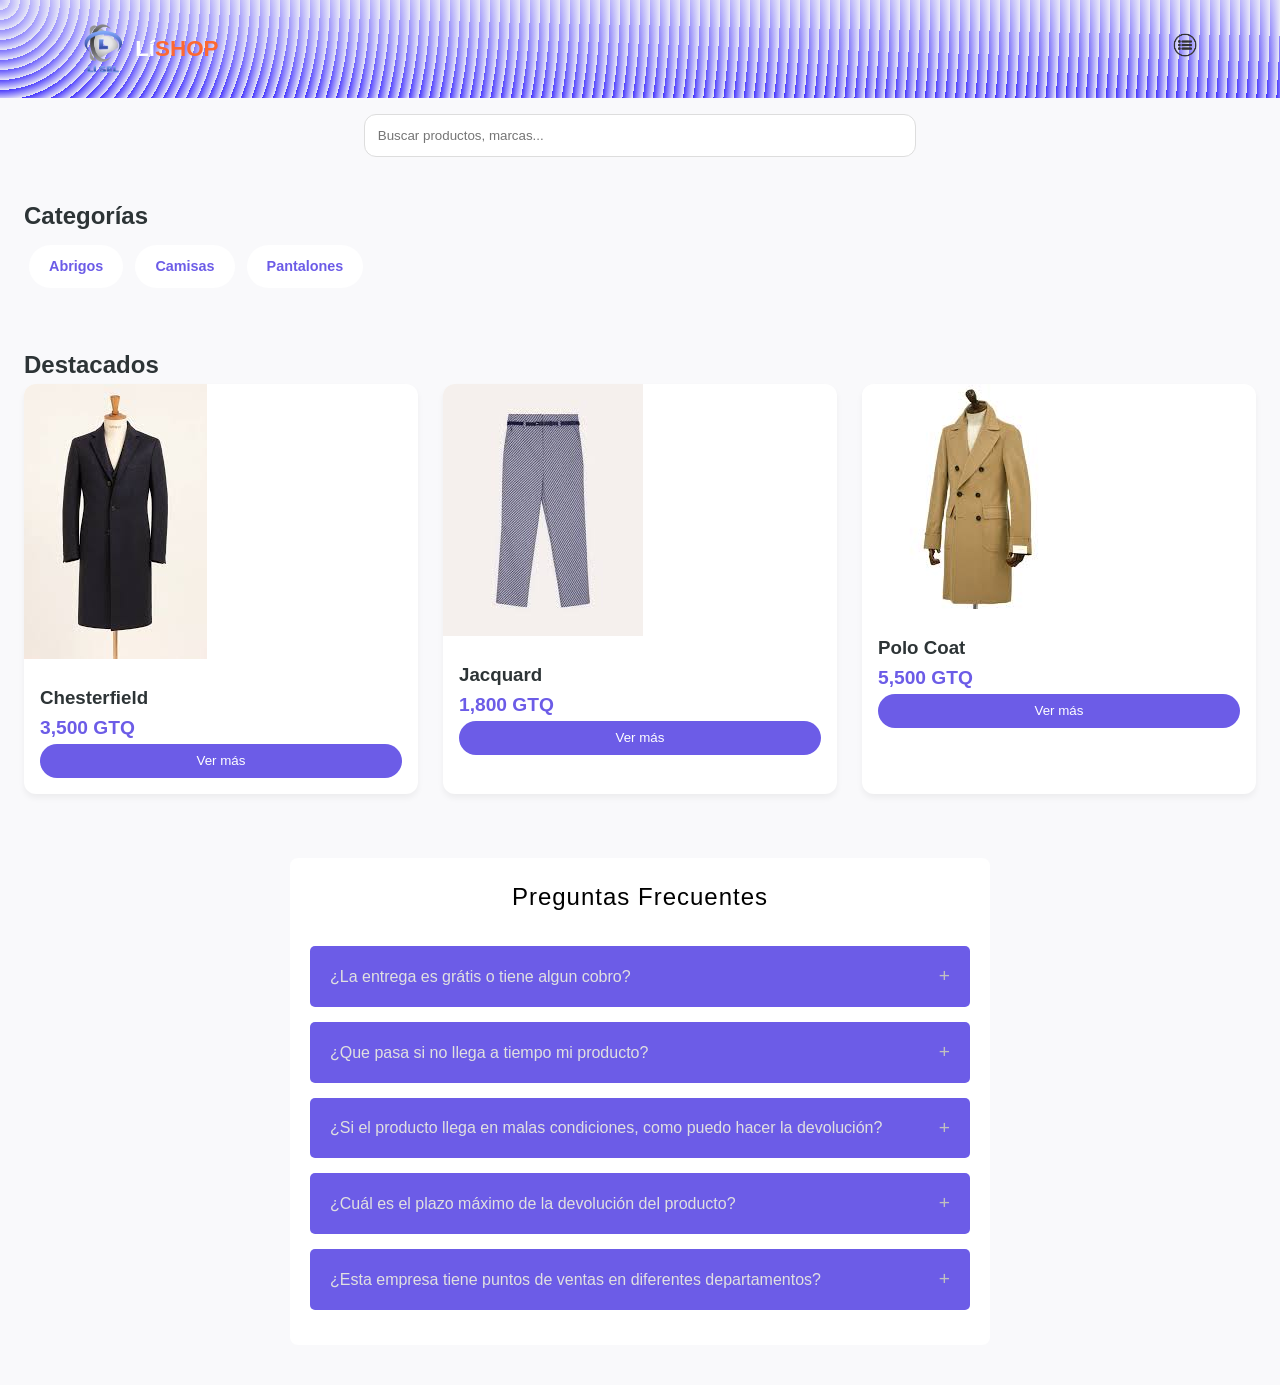
<file: index.html>
<!DOCTYPE html>
<html lang="en">
<head>
    <meta charset="UTF-8">
    <meta name="viewport" content="width=device-width, initial-scale=1.0">
    <title>LíShop</title>
    <link rel="stylesheet" href="./CSS/base.css">
    <link rel="stylesheet" href="./CSS/component.css">
    <link rel="stylesheet" href="./CSS/layout.css">
    <link rel="stylesheet" href="CSS/responsive.css">
</head>
<body>
    <header class="main-header">
        <div class="logo">
            <img src="./IMG/logo.png" alt="LÍSEL">
            <p>Lí<span>Shop</span></p>
        </div>
        <nav class="navbar">
            <input type="checkbox" id="menu-check">
            <label for="menu-check" class="menu-icon">
                <img src="./IMG/icon.png" alt="Menú" class="icon-img">
            </label>
            <ul class="nav-links">
                <li><a href="index.html" class="none-decoration-text">Página Principal</a></li>
                <li><a href="catalogo.html" class="none-decoration-text">Catálogo</a></li>
                <li><a href="checkout.html" class="none-decoration-text">Informe de Entrega</a></li>
                <li><a href="carrito.html" class="none-decoration-text">Carrito</a></li>
                <li><a href="producto.html" class="none-decoration-text">Producto</a></li>
                <li><a href="perfil.html" class="none-decoration-text">Perfil</a></li>
                <li><a href="historial.html" class="none-decoration-text">Historial</a></li>
                <li><a href="preguntas.html" class="none-decoration-text">Preguntas Frecuentes</a></li>

            </ul>
        </nav> 
    </header>
    <main>
        <section class="search-container">
            <input type="text" placeholder="Buscar productos, marcas...">
        </section>
    
        <section class="categories">
            <h2>Categorías</h2>
            <div class="category-list">
                <a href="catalogo.html" class="category-item">Abrigos</a>
                <a href="catalogo.html" class="category-item">Camisas</a>
                <a href="catalogo.html" class="category-item">Pantalones</a>
            </div>
        </section>
    
        <section class="featured">
            <h2>Destacados</h2>
            <div class="product-grid">
                <article class="product-card">
                    <img src="./IMG/Chesterfield.png" alt="Producto">
                    <div class="card-info">
                        <h3>Chesterfield</h3>
                        <p class="price">3,500 GTQ</p>
                        <a href="catalogo.html">
                            <button class="btn-add">Ver más</button>
                        </a>                    </div>
                </article>
                <article class="product-card">
                    <img src="./IMG/Jacquard.png" alt="Producto">
                    <div class="card-info">
                        <h3>Jacquard</h3>
                        <p class="price">1,800 GTQ</p>
                        <a href="catalogo.html">
                            <button class="btn-add">Ver más</button>
                        </a>                    </div>
                </article>
                <article class="product-card">
                    <img src="./IMG/Polo-Coat.png" alt="Producto">
                    <div class="card-info">
                        <h3>Polo Coat</h3>
                        <p class="price">5,500 GTQ</p>
                        <a href="catalogo.html">
                            <button class="btn-add">Ver más</button>
                        </a>
                    </div>
                </article>
            </div>
        </section>
        <section class="faq-container">
            <h2 class="faq-title">Preguntas Frecuentes</h2>
          
            <details class="faq-item">
              <summary class="faq-question">¿La entrega es grátis o tiene algun cobro?</summary>
              <div class="faq-answer">
                <p>La entrega por parte de la empresa <strong>LíCompany</strong> es totalmente grátis.</p>
              </div>
            </details>
          
            <details class="faq-item">
              <summary class="faq-question">¿Que pasa si no llega a tiempo mi producto?</summary>
              <div class="faq-answer">
                <p>La empresa se hace cargo y se llegará en un acuerdo cliente-empresa.</p>
              </div>
            </details>
          
            <details class="faq-item">
              <summary class="faq-question">¿Si el producto llega en malas condiciones, como puedo hacer la devolución?</p></summary>
              <div class="faq-answer">
                <p>Comunicandote al <strong>1616</strong> o directamente al Centro de Servicios.</p>
              </div>
            </details>

            <details class="faq-item">
                <summary class="faq-question">¿Cuál es el plazo máximo de la devolución del producto?</p></summary>
                <div class="faq-answer">
                    <p>El plazo máximo de la devolución es de 8 diás hábiles desde el día de la entrega.</p>
                </div>
              </details>

              <details class="faq-item">
                <summary class="faq-question">¿Esta empresa tiene puntos de ventas en diferentes departamentos?</p></summary>
                <div class="faq-answer">
                    <p>Sí, la empresa cuenta con más de 50 puntos de venta a nivel nacional.</p>
                </div>
              </details>
          </section>
    </main>
</body>
</html>
</file>
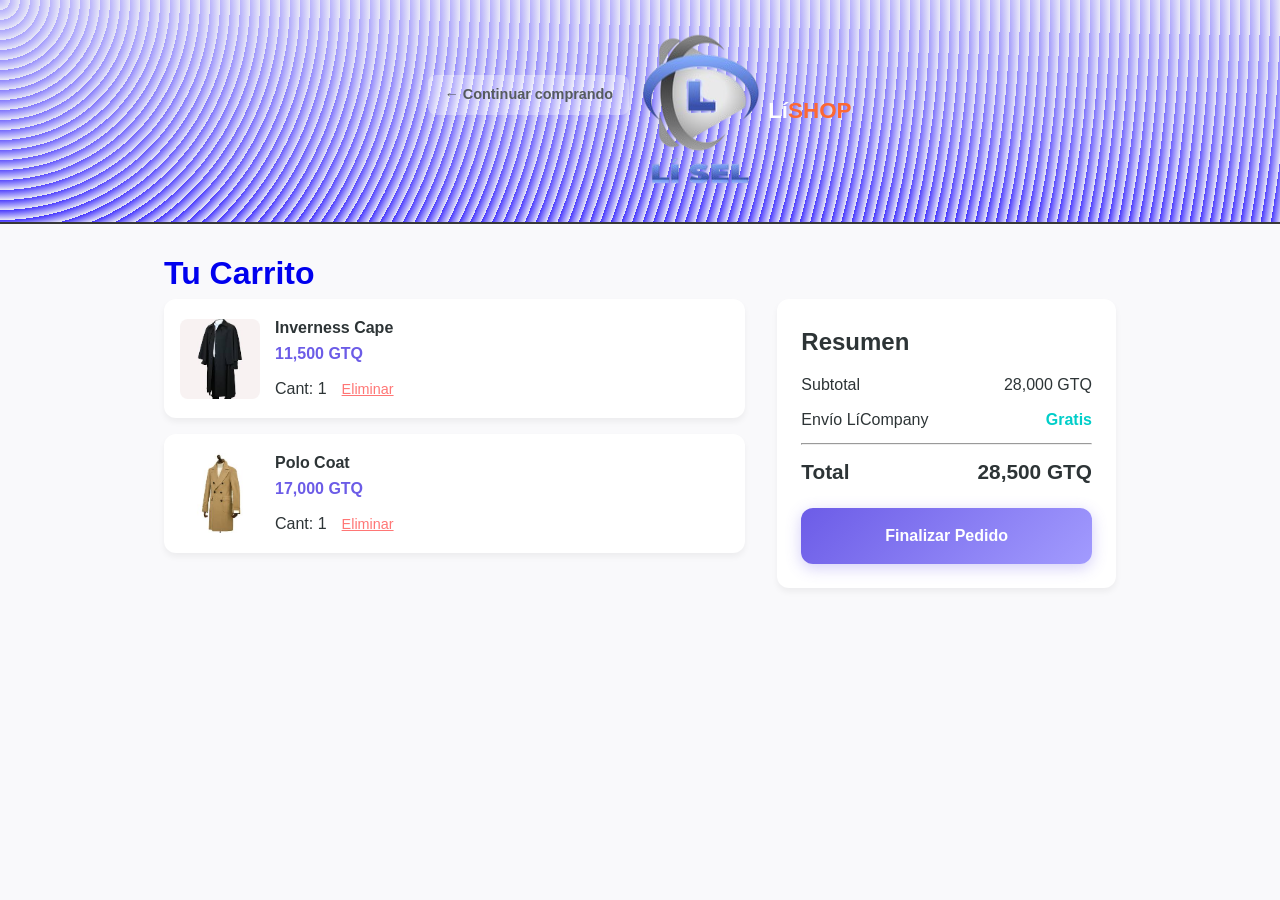
<file: carrito.html>
<!DOCTYPE html>
<html lang="en">
<head>
    <meta charset="UTF-8">
    <meta name="viewport" content="width=device-width, initial-scale=1.0">
    <title>Carrito.LíShop</title>
    <link rel="stylesheet" href="./CSS/base.css">
    <link rel="stylesheet" href="./CSS/component.css">
    <link rel="stylesheet" href="./CSS/layout.css">
    <link rel="stylesheet" href="CSS/responsive.css">
</head>
<body>
    <header class="main-header header-cart">
        <div class="header-container">
            <a href="catalogo.html" class="back-link">
                <span>←</span> Continuar comprando
            </a>
                <img src="./IMG/logo.png" alt="LíSel logo Company">
                    <a href="index.html" class="none-decoration-text">
                <div class="logo">
                    <p>Lí<span>Shop</span></p>
                </div>
            </a>
        </div>
    </header>

<main class="cart-container">
    <a href="vacio.html" class="none-decoration-text">
        <h1>Tu Carrito</h1>
    </a>
    <div class="cart-layout">
        <section class="cart-items">
            <article class="cart-item">
                <img src="./IMG/InvernessCape.png" alt="Producto" class="cart-item-img">
                <div class="cart-item-details">
                    <h3>Inverness Cape</h3>
                    <p class="cart-item-price">11,500 GTQ</p>
                    <div class="cart-item-actions">
                        <span class="qty-sim">Cant: 1</span>
                        <button class="btn-remove">Eliminar</button>
                    </div>
                </div>
            </article>

            <article class="cart-item">
                <img src="./IMG/Polo-Coat.png" alt="Producto" class="cart-item-img">
                <div class="cart-item-details">
                    <h3>Polo Coat</h3>
                    <p class="cart-item-price">17,000 GTQ</p>
                    <div class="cart-item-actions">
                        <span class="qty-sim">Cant: 1</span>
                        <button class="btn-remove">Eliminar</button>
                    </div>
                </div>
            </article>
        </section>

        <aside class="cart-summary">
            <h2>Resumen</h2>
            <div class="summary-row">
                <span>Subtotal</span>
                <span>28,000 GTQ</span>
            </div>
            <div class="summary-row">
                <span>Envío LíCompany</span>
                <span class="free-shipping">Gratis</span>
            </div>
            <hr>
            <div class="summary-row total">
                <span>Total</span>
                <span>28,500 GTQ</span>
            </div>
            <a href="checkout.html" class="btn-add-to-cart">Finalizar Pedido</a>
        </aside>
    </div>
</main>
</body>
</html>
</file>
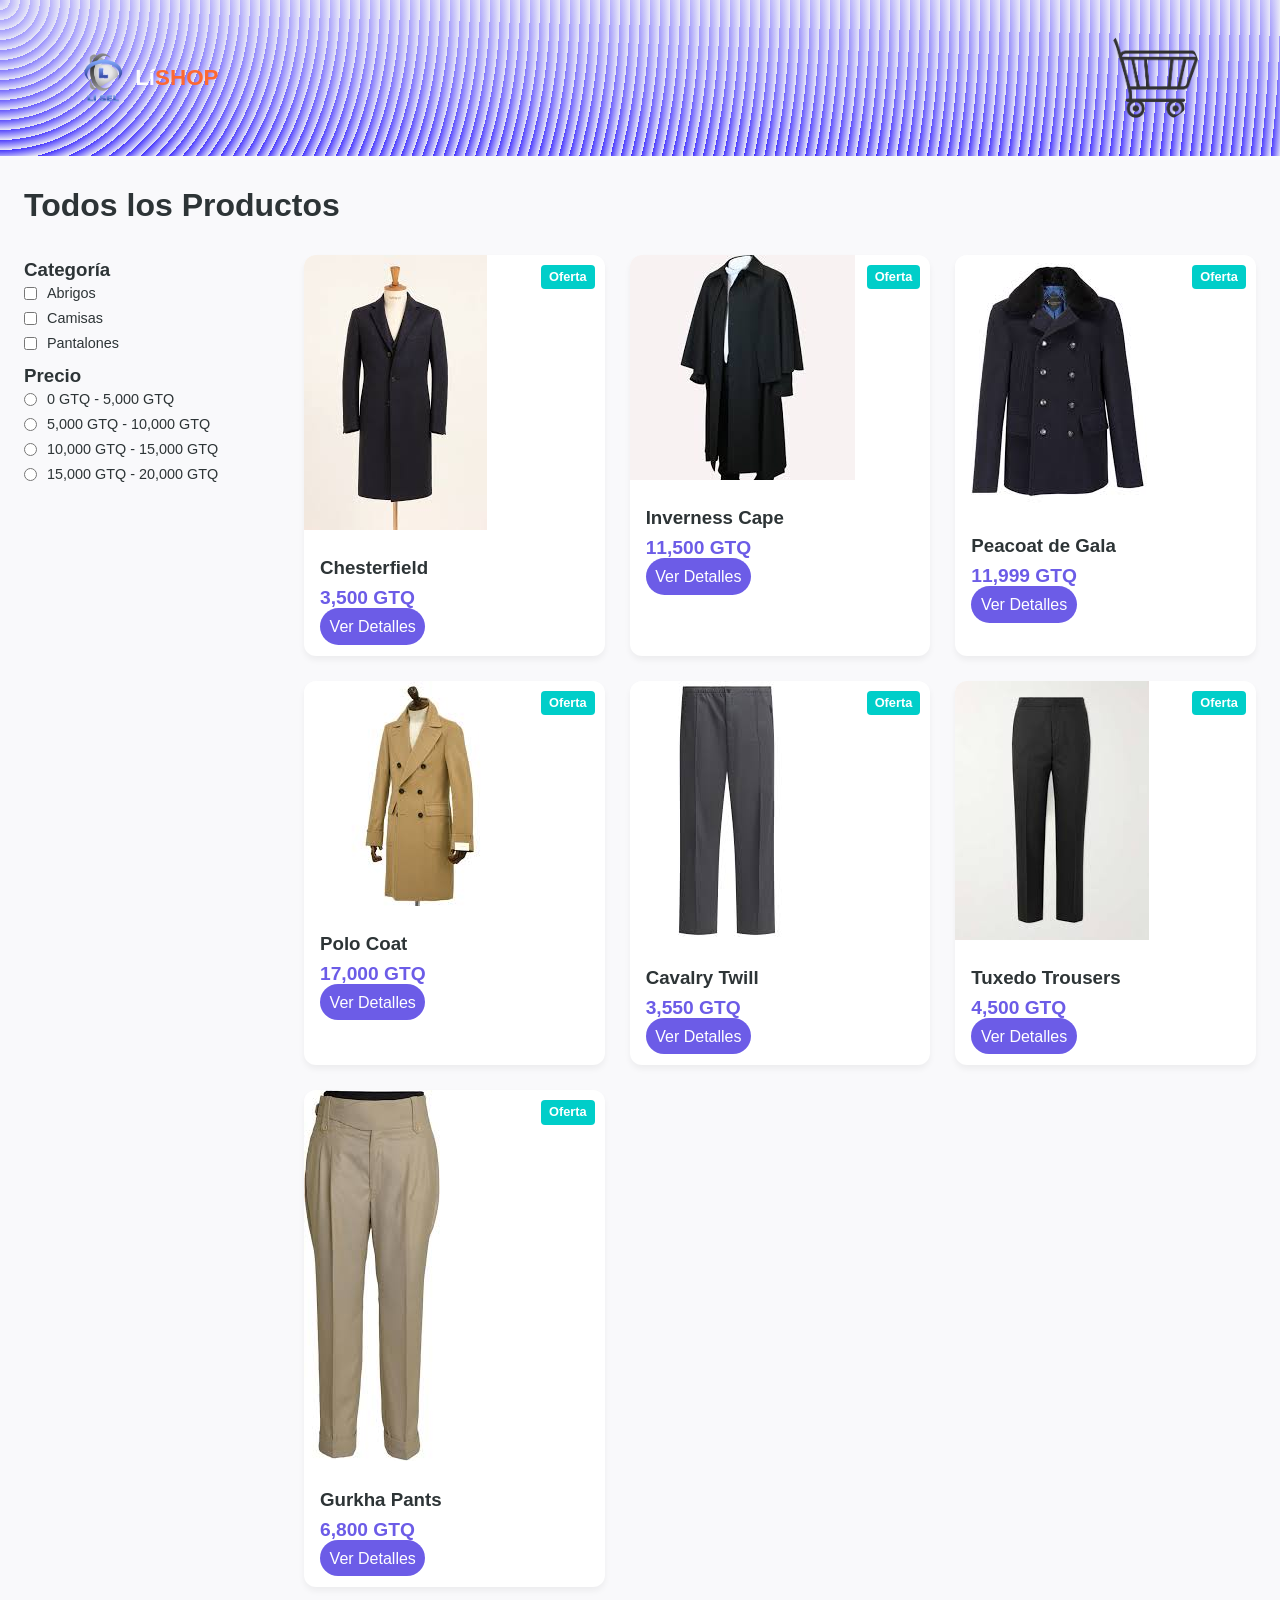
<file: catalogo.html>
<!DOCTYPE html>
<html lang="en">
<head>
    <meta charset="UTF-8">
    <meta name="viewport" content="width=device-width, initial-scale=1.0">
    <title>LíShop</title>
    <link rel="stylesheet" href="./CSS/base.css">
    <link rel="stylesheet" href="./CSS/component.css">
    <link rel="stylesheet" href="./CSS/layout.css">
    <link rel="stylesheet" href="CSS/responsive.css">
</head>
<body>
    <header class="main-header">
        <div class="logo">
            <img src="./IMG/logo.png" alt="LÍSEL">
            <a href="index.html" class="logo-link">
                <p>Lí<span>Shop</span></p>
            </a>
        </div>
        <div class="header-icons">
            <a href="carrito.html">
                <img src="./IMG/carrito.png" alt="Carrito" class="icon">
            </a>
        </div>
    </header>
    
    <main class="catalogo-container">
        <input type="checkbox" id="filter-toggle" class="filter-checkbox">
        
        <div class="catalogo-header">
            <h1>Todos los Productos</h1>
            <label for="filter-toggle" class="btn-filter">
                <span>Filtros</span>
            </label>
        </div>
        <section class="catalogo-layout">
            <aside class="filters-sidebar">
                <div class="filter-group">
                    <h3>Categoría</h3>
                    <label><input type="checkbox"> Abrigos</label>
                    <label><input type="checkbox"> Camisas</label>
                    <label><input type="checkbox"> Pantalones</label>
                </div>
                <div class="filter-group">
                    <h3>Precio</h3>
                    <label><input type="radio" name="price"> 0 GTQ - 5,000 GTQ </label>
                    <label><input type="radio" name="price"> 5,000 GTQ - 10,000 GTQ</label>
                    <label><input type="radio" name="price"> 10,000 GTQ - 15,000 GTQ</label>
                    <label><input type="radio" name="price"> 15,000 GTQ - 20,000 GTQ</label>

                </div>
                
                <label for="filter-toggle" class="btn-close-filter">Aplicar Filtros</label>
            </aside>
    
            <div class="product-grid">
                <article class="product-card">
                    <div class="badge">Oferta</div>
                    <img src="./IMG/Chesterfield.png" alt="Chesterfield">
                    <div class="card-info">
                        <h3>Chesterfield</h3>
                        <p class="price">3,500 GTQ</p>
                        <a href="producto.html" class="btn-add">Ver Detalles</a>
                    </div>
                </article>
                <article class="product-card">
                    <div class="badge">Oferta</div>
                    <img src="./IMG/InvernessCape.png" alt="Inverness Cape">
                    <div class="card-info">
                        <h3>Inverness Cape</h3>
                        <p class="price">11,500 GTQ</p>
                        <a href="producto.html" class="btn-add" id="detail">Ver Detalles</a>
                    </div>
                </article>
                <article class="product-card">
                    <div class="badge">Oferta</div>
                    <img src="./IMG/Peocat.png" alt="Peacoat de Gala">
                    <div class="card-info">
                        <h3>Peacoat de Gala</h3>
                        <p class="price">11,999 GTQ</p>
                        <a href="producto.html" class="btn-add">Ver Detalles</a>
                    </div>
                </article>
                <article class="product-card">
                    <div class="badge">Oferta</div>
                    <img src="./IMG/Polo-Coat.png" alt="Polo Coat">
                    <div class="card-info">
                        <h3>Polo Coat</h3>
                        <p class="price">17,000 GTQ</p>
                        <a href="producto.html" class="btn-add">Ver Detalles</a>
                    </div>
                </article>
                <article class="product-card">
                    <div class="badge">Oferta</div>
                    <img src="./IMG/CalvaryTwill.png" alt="Cavalry Twill">
                    <div class="card-info">
                        <h3>Cavalry Twill</h3>
                        <p class="price">3,550 GTQ</p>
                        <a href="producto.html" class="btn-add">Ver Detalles</a>
                    </div>
                </article>
                <article class="product-card">
                    <div class="badge">Oferta</div>
                    <img src="./IMG/CTuxedoTrousers.png" alt="Tuxedo Trousers">
                    <div class="card-info">
                        <h3>Tuxedo Trousers</h3>
                        <p class="price">4,500 GTQ</p>
                        <a href="producto.html" class="btn-add">Ver Detalles</a>
                    </div>
                </article>
                <article class="product-card">
                    <div class="badge">Oferta</div>
                    <img src="./IMG/GurkhaPants.png" alt="Gurkha Pants">
                    <div class="card-info">
                        <h3>Gurkha Pants</h3>
                        <p class="price">6,800 GTQ</p>
                        <a href="producto.html" class="btn-add">Ver Detalles</a>
                    </div>
                </article>
                </div>
        </section>
    </main>
</body>
</html>
</file>
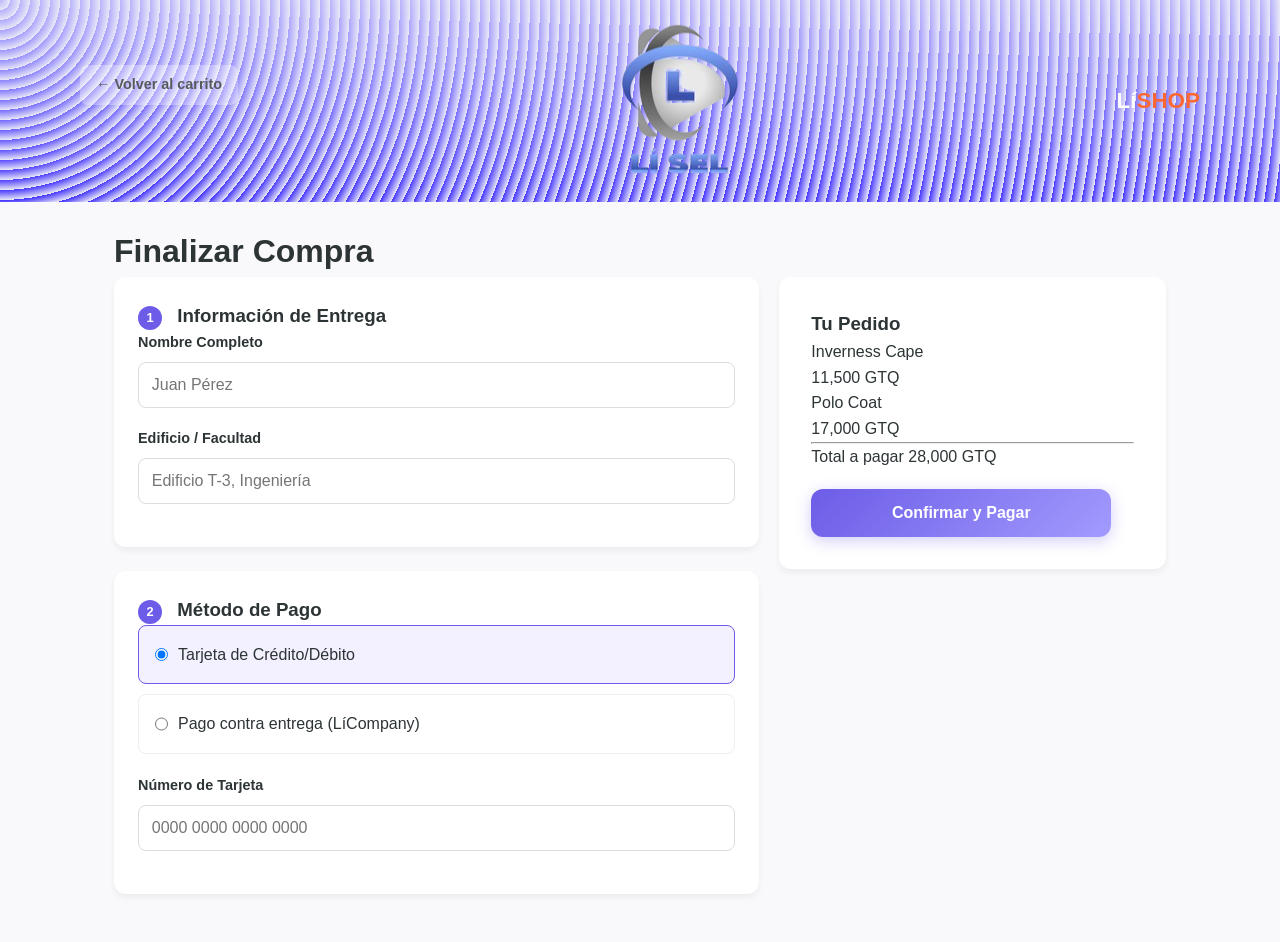
<file: checkout.html>
<!DOCTYPE html>
<html lang="en">
<head>
    <meta charset="UTF-8">
    <meta name="viewport" content="width=device-width, initial-scale=1.0">
    <title>Checkout.LíShop</title>
    <link rel="stylesheet" href="./CSS/base.css">
    <link rel="stylesheet" href="./CSS/component.css">
    <link rel="stylesheet" href="./CSS/layout.css">
    <link rel="stylesheet" href="CSS/responsive.css">
</head>
<body>
    <header class="main-header">
    <a href="carrito.html" class="back-link">← Volver al carrito</a>

    <img src="./IMG/logo.png" alt="LíSel logo Company">
            <a href="index.html" class="none-decoration-text">
                <div class="logo">
                    <p>Lí<span>Shop</span></p>
                </div>
            </a>
</header>

<main class="checkout-container">
    <h1>Finalizar Compra</h1>

    <form class="checkout-layout">
        <section class="checkout-form">
            <div class="form-section">
                <h3><span class="step">1</span> Información de Entrega</h3>
                <div class="form-group">
                    <label for="name">Nombre Completo</label>
                    <input type="text" id="name" placeholder="Juan Pérez" required>
                </div>
                <div class="form-group">
                    <label for="edificio">Edificio / Facultad</label>
                    <input type="text" id="edificio" placeholder="Edificio T-3, Ingeniería" required>
                </div>
            </div>

            <div class="form-section">
                <h3><span class="step">2</span> Método de Pago</h3>
                <div class="payment-options">
                    <label class="payment-card">
                        <input type="radio" name="payment" checked>
                        <span>Tarjeta de Crédito/Débito</span>
                    </label>
                    <label class="payment-card">
                        <input type="radio" name="payment">
                        <span>Pago contra entrega (LíCompany)</span>
                    </label>
                </div>
                
                <div class="form-group">
                    <label for="card">Número de Tarjeta</label>
                    <input type="text" id="card" placeholder="0000 0000 0000 0000">
                </div>
            </div>
        </section>

        <aside class="checkout-summary">
            <h3>Tu Pedido</h3>
            <div class="mini-item">
                <p>Inverness Cape</p>
                <span>11,500 GTQ</span>
            </div>
            <div class="mini-item">
                <p>Polo Coat</p>
                <span>17,000 GTQ</span>
            </div>
            <hr>
            <div class="total-row">
                <span>Total a pagar</span>
                <span class="total-price">28,000 GTQ</span>
            </div>
            <button type="submit" class="btn-add-to-cart">Confirmar y Pagar</button>
        </aside>
    </form>
</main>
</body>
</html>
</file>
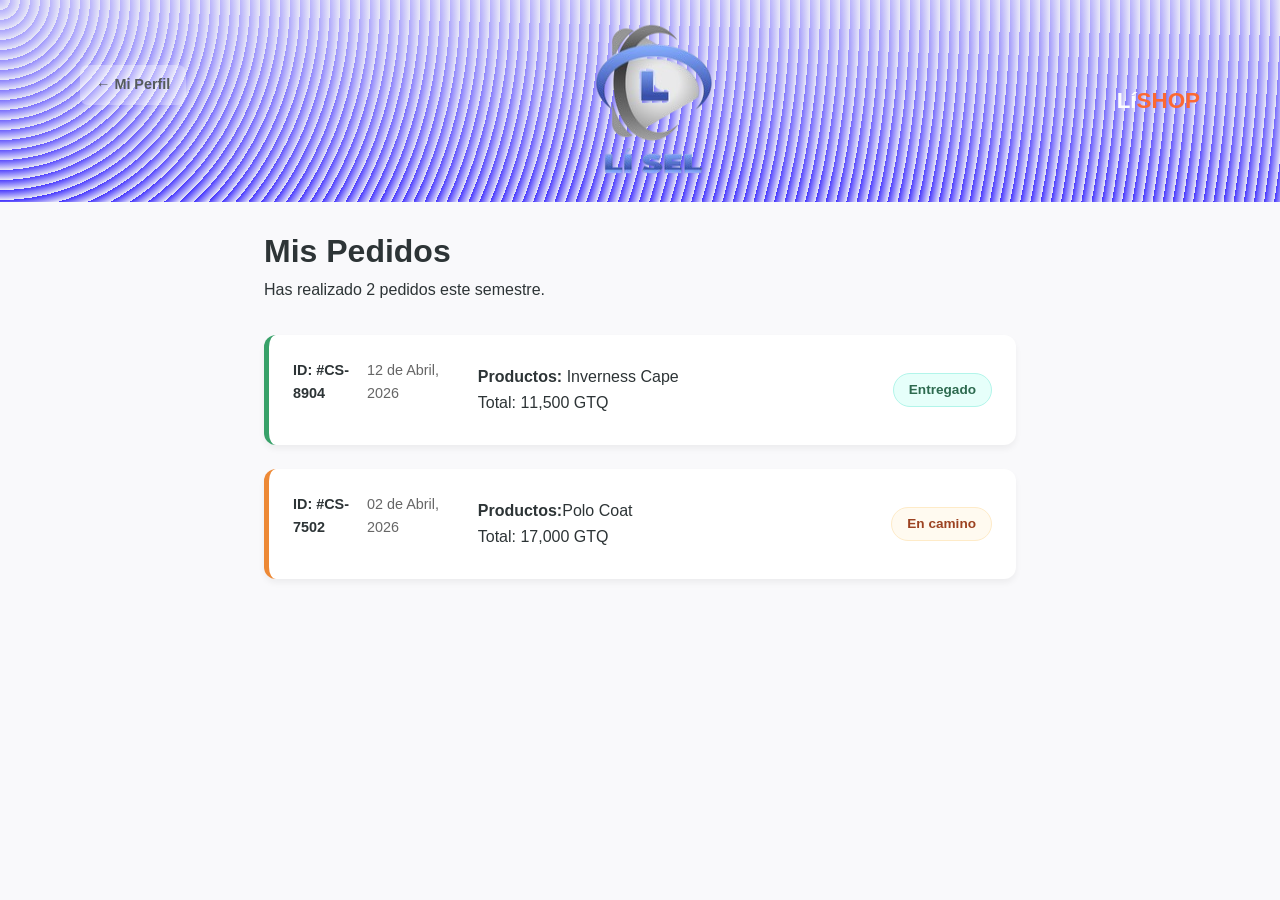
<file: historial.html>
<!DOCTYPE html>
<html lang="en">
<head>
    <meta charset="UTF-8">
    <meta name="viewport" content="width=device-width, initial-scale=1.0">
    <title>Historial.LíShop</title>
    <link rel="stylesheet" href="./CSS/base.css">
    <link rel="stylesheet" href="./CSS/component.css">
    <link rel="stylesheet" href="./CSS/layout.css">
    <link rel="stylesheet" href="CSS/responsive.css">
</head>
<body>
    <header class="main-header">
        <a href="perfil.html" class="back-link">← Mi Perfil</a>
        <img src="./IMG/logo.png" alt="LíSel logo Company">
            <a href="index.html" class="none-decoration-text">
                <div class="logo">
                    <p>Lí<span>Shop</span></p>
                </div>
            </a>
    </header>

<main class="history-container">
    <div class="history-header">
        <h1>Mis Pedidos</h1>
        <p>Has realizado 2 pedidos este semestre.</p>
    </div>

    <section class="orders-list">
        <article class="order-card">
            <div class="order-info">
                <span class="order-id">ID: #CS-8904</span>
                <span class="order-date">12 de Abril, 2026</span>
            </div>
            <div class="order-details">
                <p><strong>Productos:</strong> Inverness Cape</p>
                <p class="order-total">Total: 11,500 GTQ</p>
            </div>
            <div class="order-status status-delivered">Entregado</div>
        </article>

        <article class="order-card">
            <div class="order-info">
                <span class="order-id">ID: #CS-7502</span>
                <span class="order-date">02 de Abril, 2026</span>
            </div>
            <div class="order-details">
                <p><strong>Productos:</strong>Polo Coat</p>
                <p class="order-total">Total: 17,000 GTQ</p>
            </div>
            <div class="order-status status-pending">En camino</div>
        </article>
    </section>
</main>
</body>
</html>
</file>
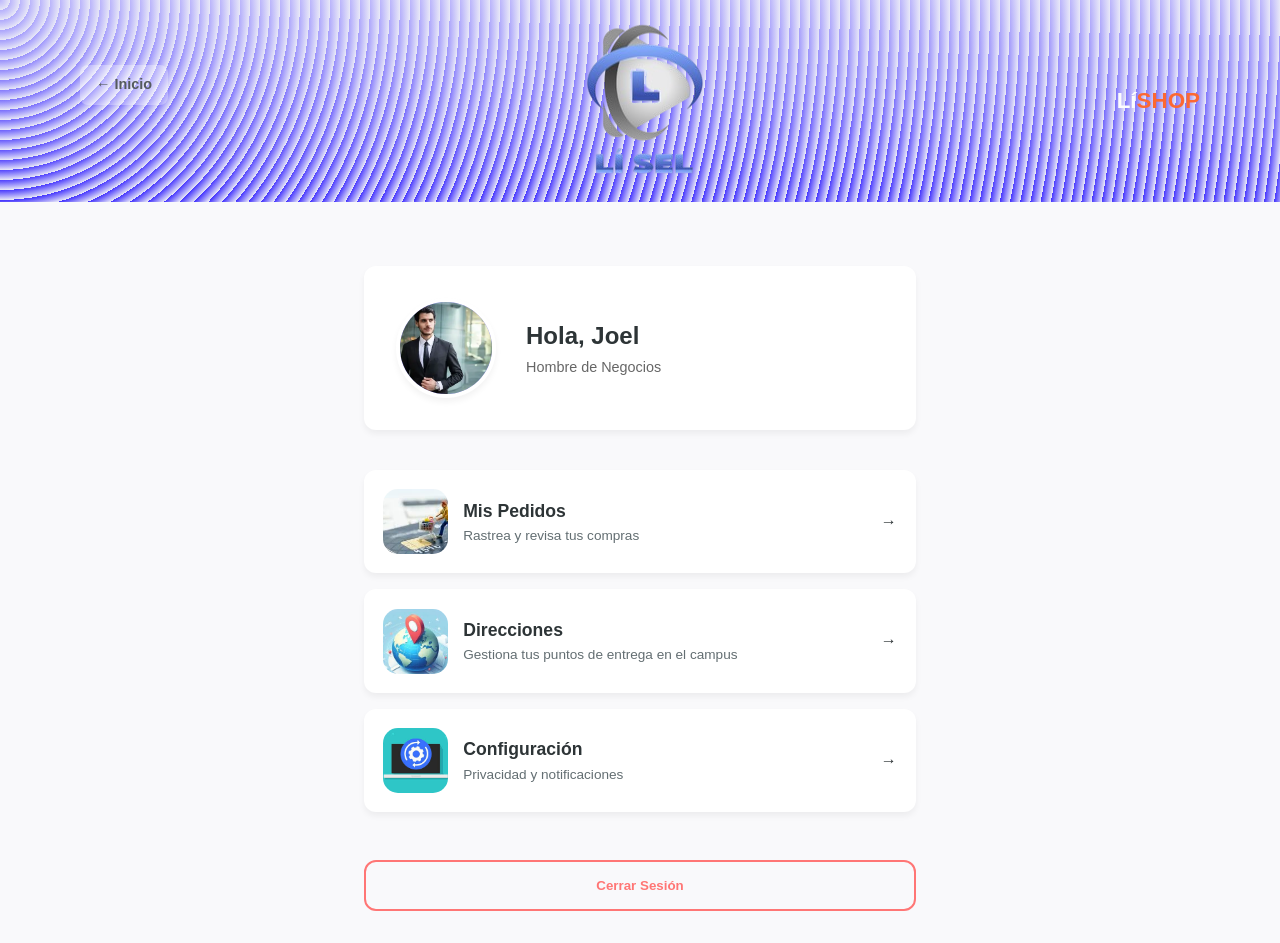
<file: perfil.html>
<!DOCTYPE html>
<html lang="en">
<head>
    <meta charset="UTF-8">
    <meta name="viewport" content="width=device-width, initial-scale=1.0">
    <title>LíShop</title>
    <link rel="stylesheet" href="./CSS/base.css">
    <link rel="stylesheet" href="./CSS/component.css">
    <link rel="stylesheet" href="./CSS/layout.css">
    <link rel="stylesheet" href="CSS/responsive.css">
</head>
<body>
    <header class="main-header">
    <a href="index.html" class="back-link">← Inicio</a>
    <img src="./IMG/logo.png" alt="LíSel logo Company">
    <a href="index.html" class="none-decoration-text">
        <div class="logo">
            <p>Lí<span>Shop</span></p>
        </div>
    </a></header>
<main class="profile-container">
    <section class="profile-hero">
        <div class="profile-avatar">
            <img src="./IMG/avatar.png" alt="Foto de perfil">
        </div>
        <div class="profile-welcome">
            <h1>Hola, Joel</h1>
            <p>Hombre de Negocios</p>
        </div>
    </section>

    <section class="profile-menu">
        <a href="historial.html" class="menu-item">
            <div class="menu-item-info">
                <div class="profile-icon">
                    <img src="./IMG/pedidos.png" alt="Pedidos">
                </div>
                <div>
                    <h3>Mis Pedidos</h3>
                    <p>Rastrea y revisa tus compras</p>
                </div>
            </div>
            <span class="arrow">→</span>
        </a>
    
        <a href="checkout.html" class="menu-item">
            <div class="menu-item-info">
                <div class="profile-icon">
                    <img src="./IMG/map.png" alt="Direcciones">
                </div>
                <div>
                    <h3>Direcciones</h3>
                    <p>Gestiona tus puntos de entrega en el campus</p>
                </div>
            </div>
            <span class="arrow">→</span>
        </a>
    
        <a href="#" class="menu-item">
            <div class="menu-item-info">
                <div class="profile-icon">
                    <img src="./IMG/confi.png" alt="Configuración">
                </div>
                <div>
                    <h3>Configuración</h3>
                    <p>Privacidad y notificaciones</p>
                </div>
            </div>
            <span class="arrow">→</span>
        </a>
    
        <button class="btn-logout">Cerrar Sesión</button>
    </section>
</main>
</body>
</html>
</file>
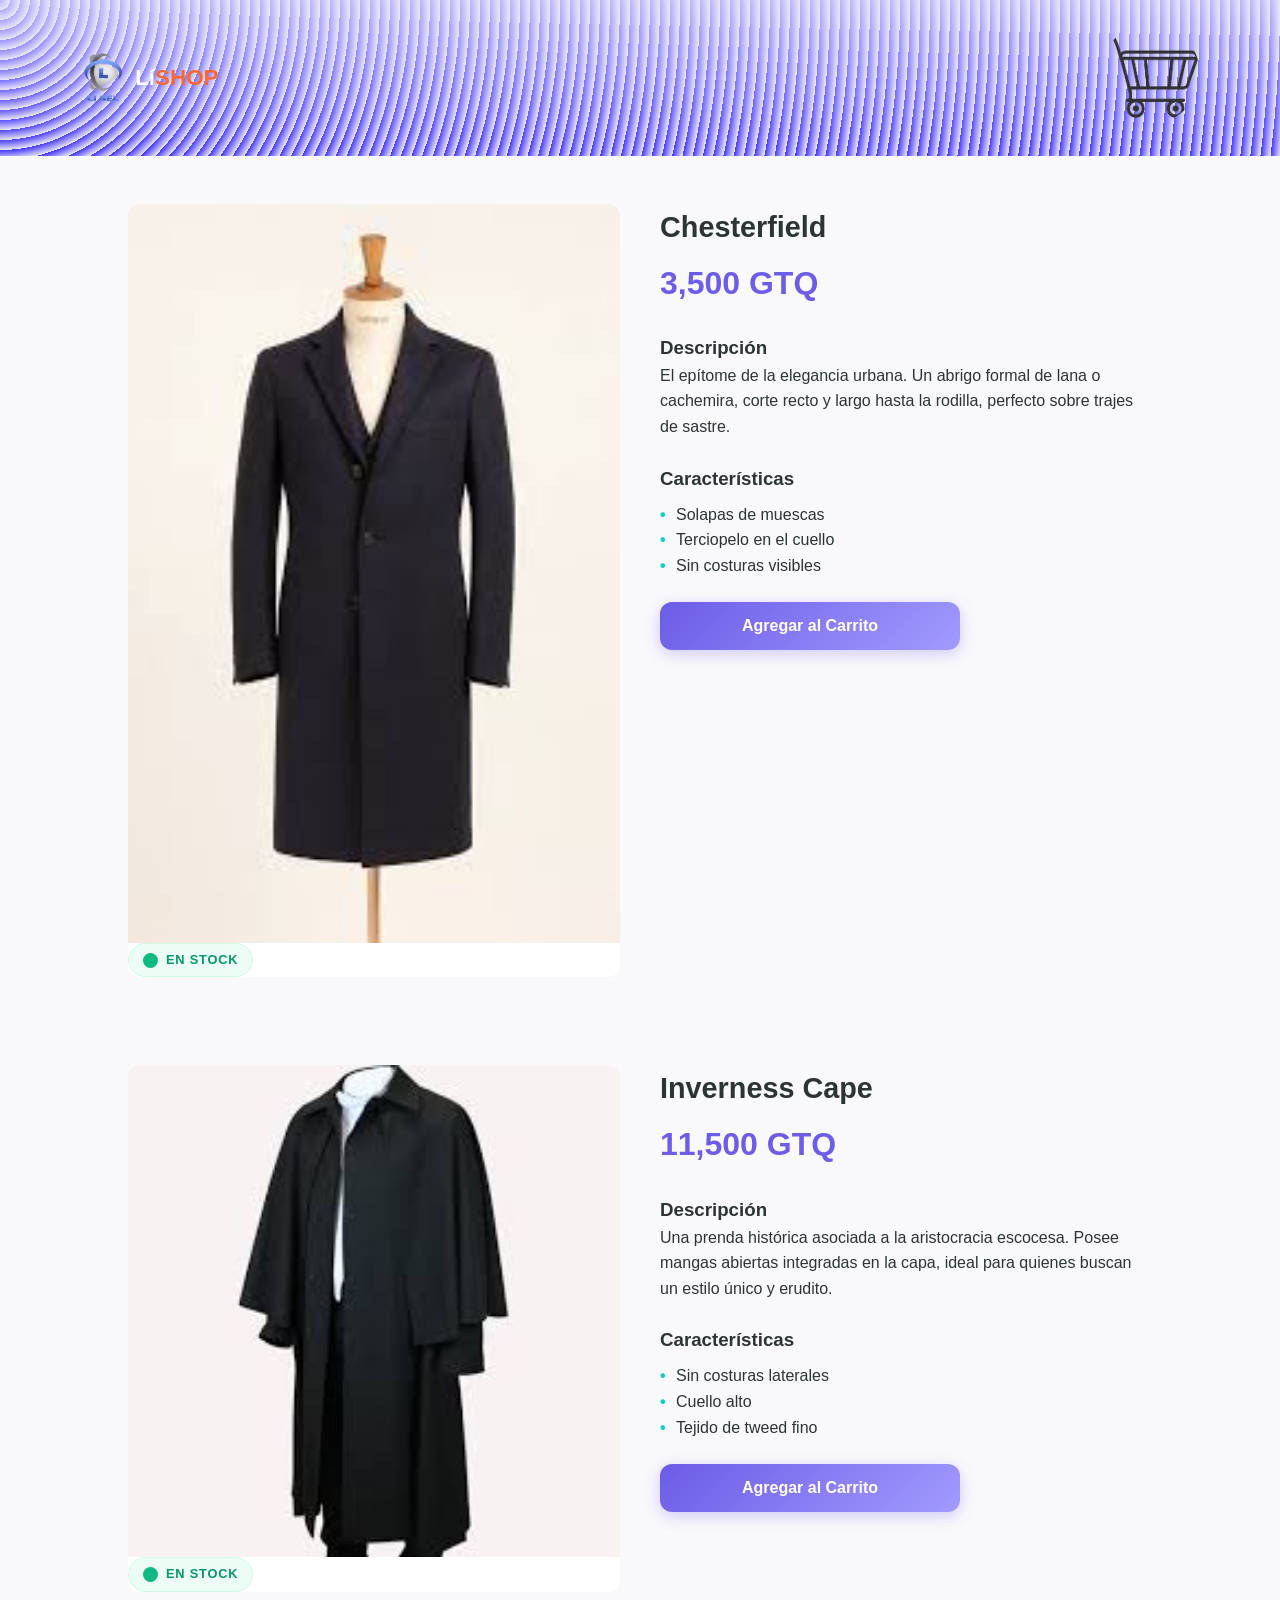
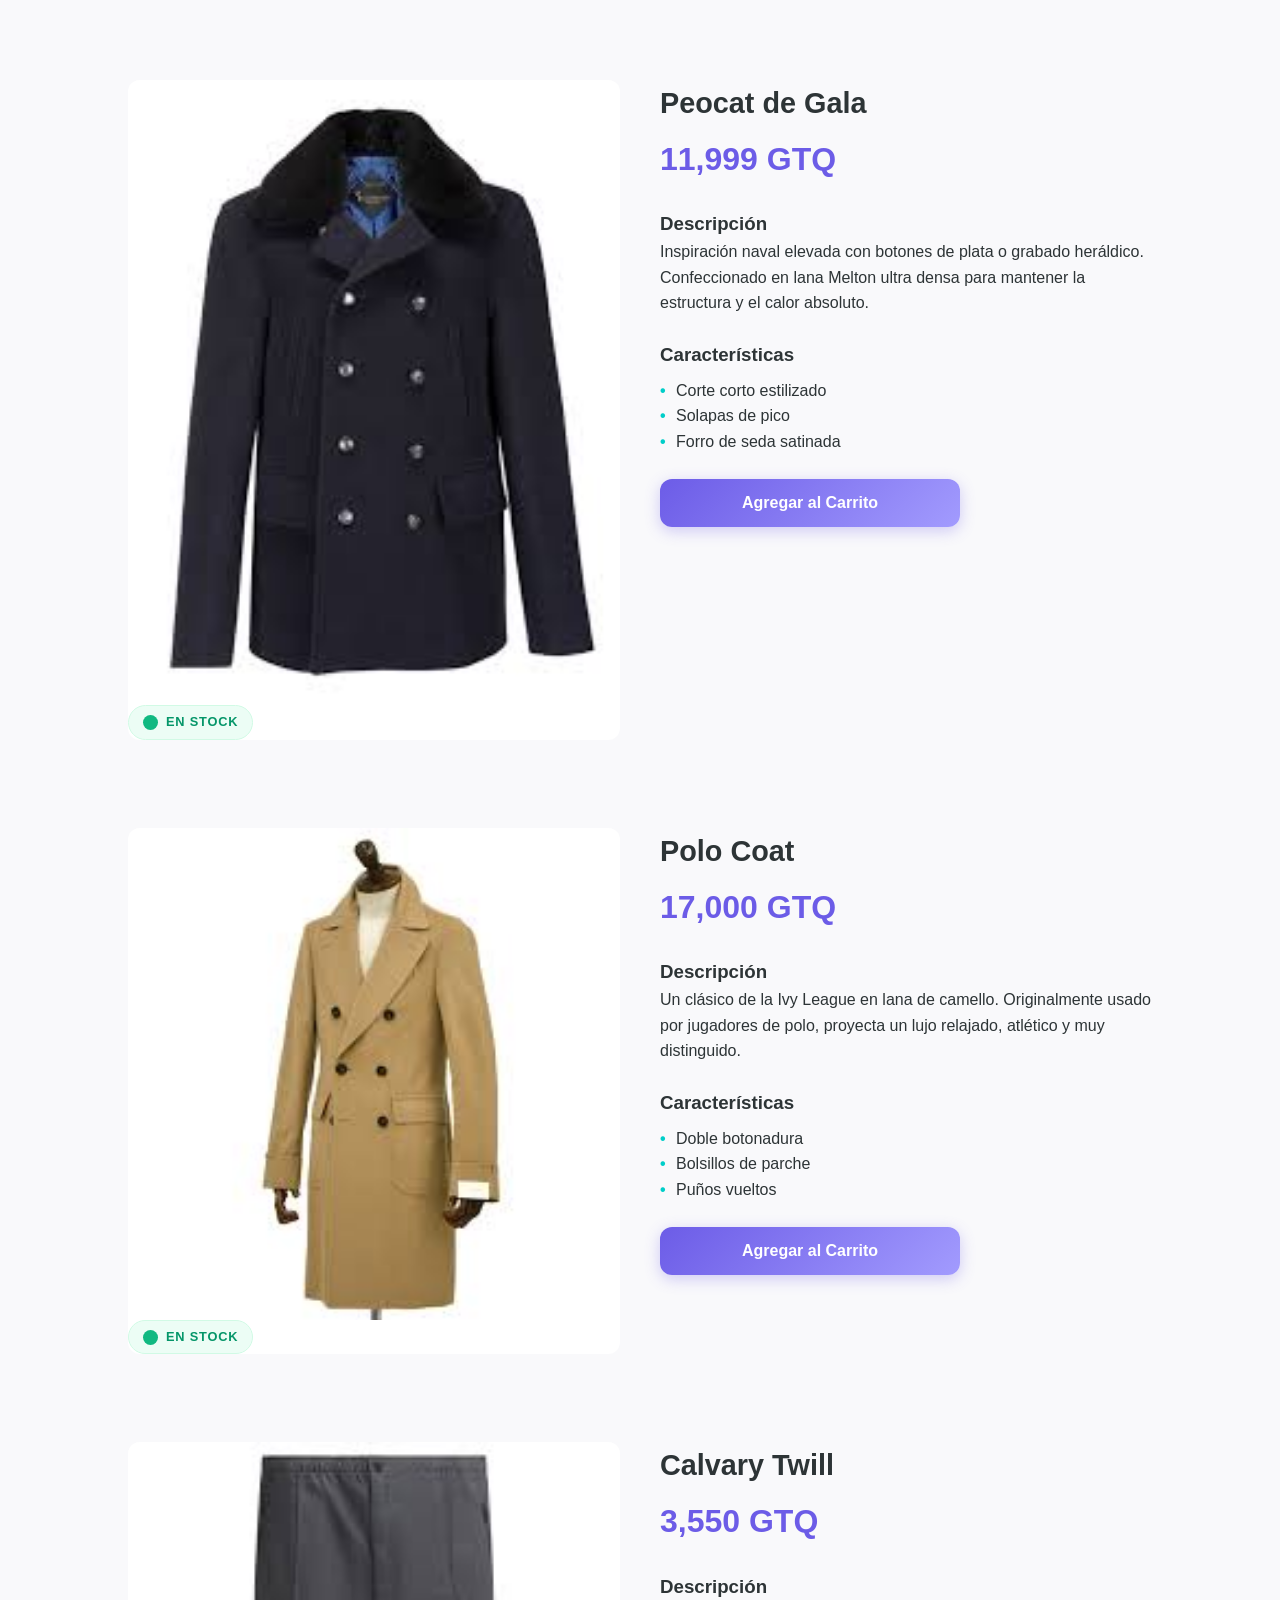
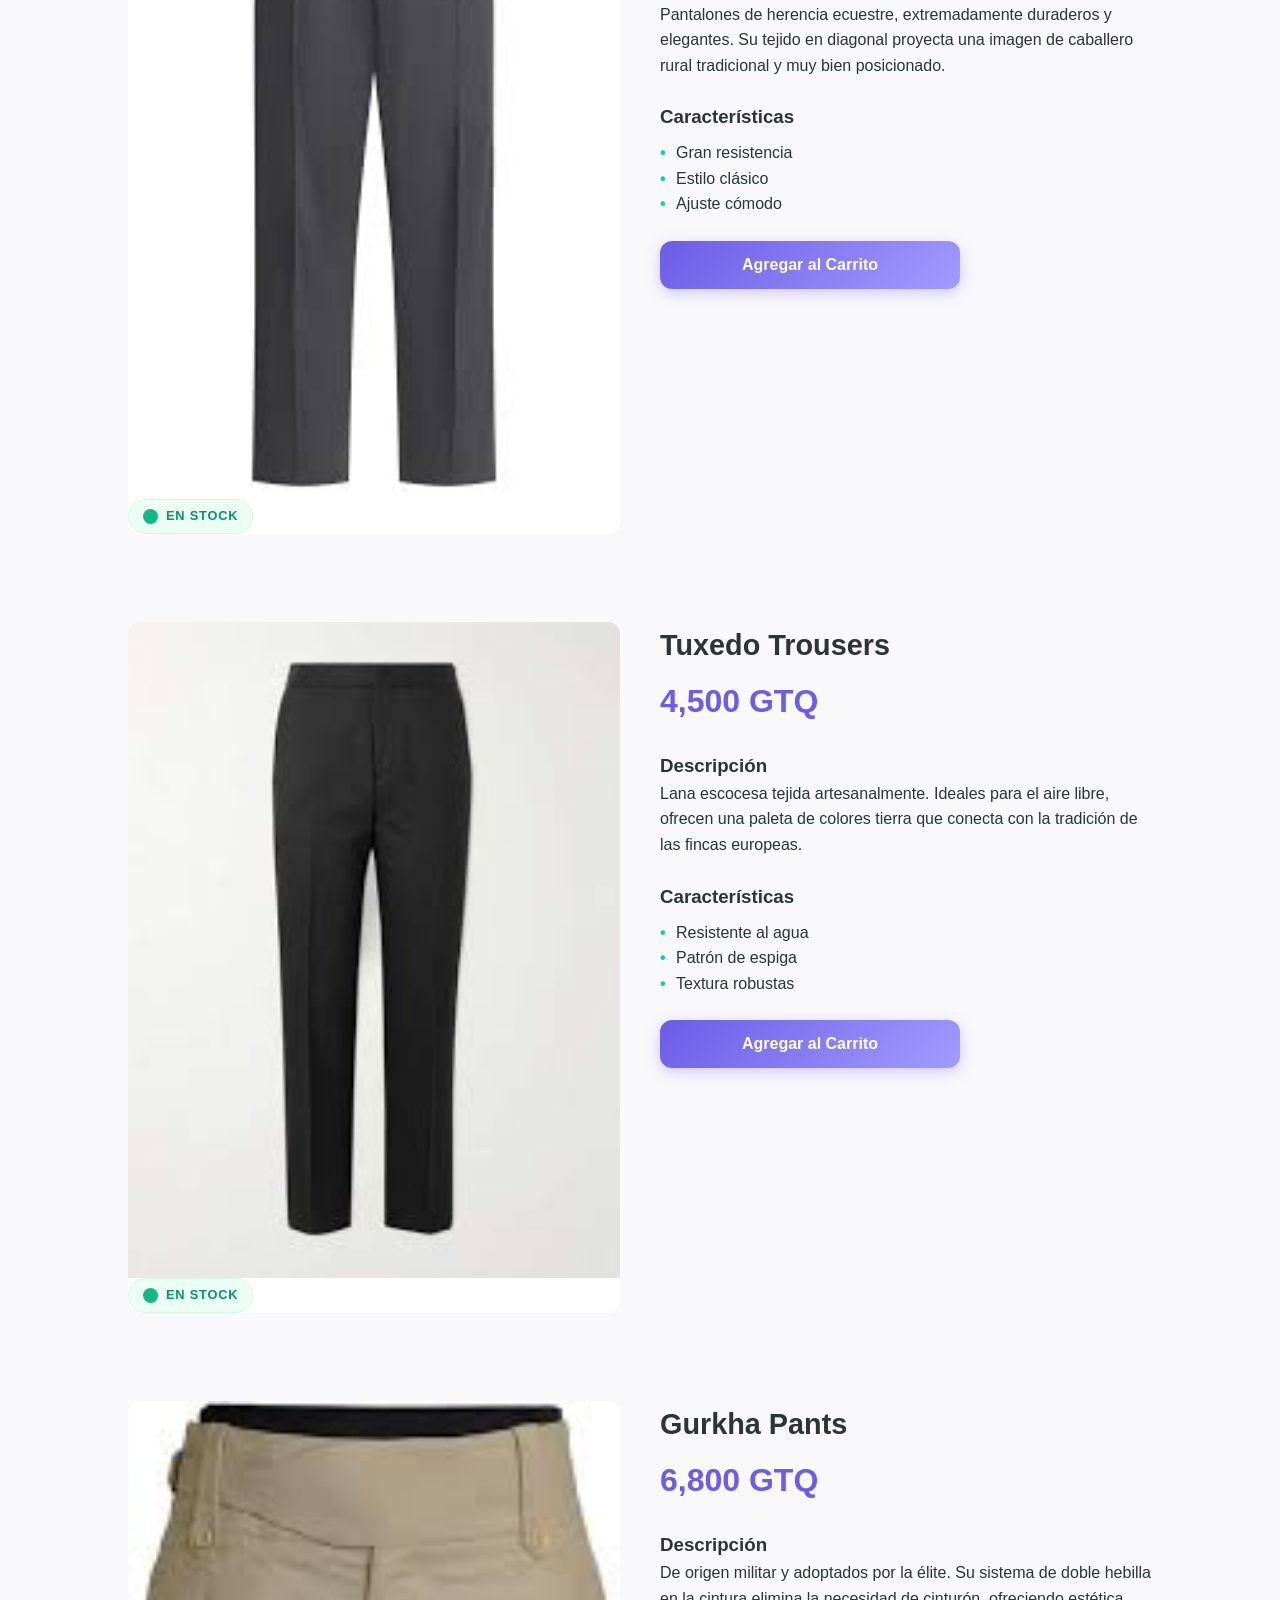
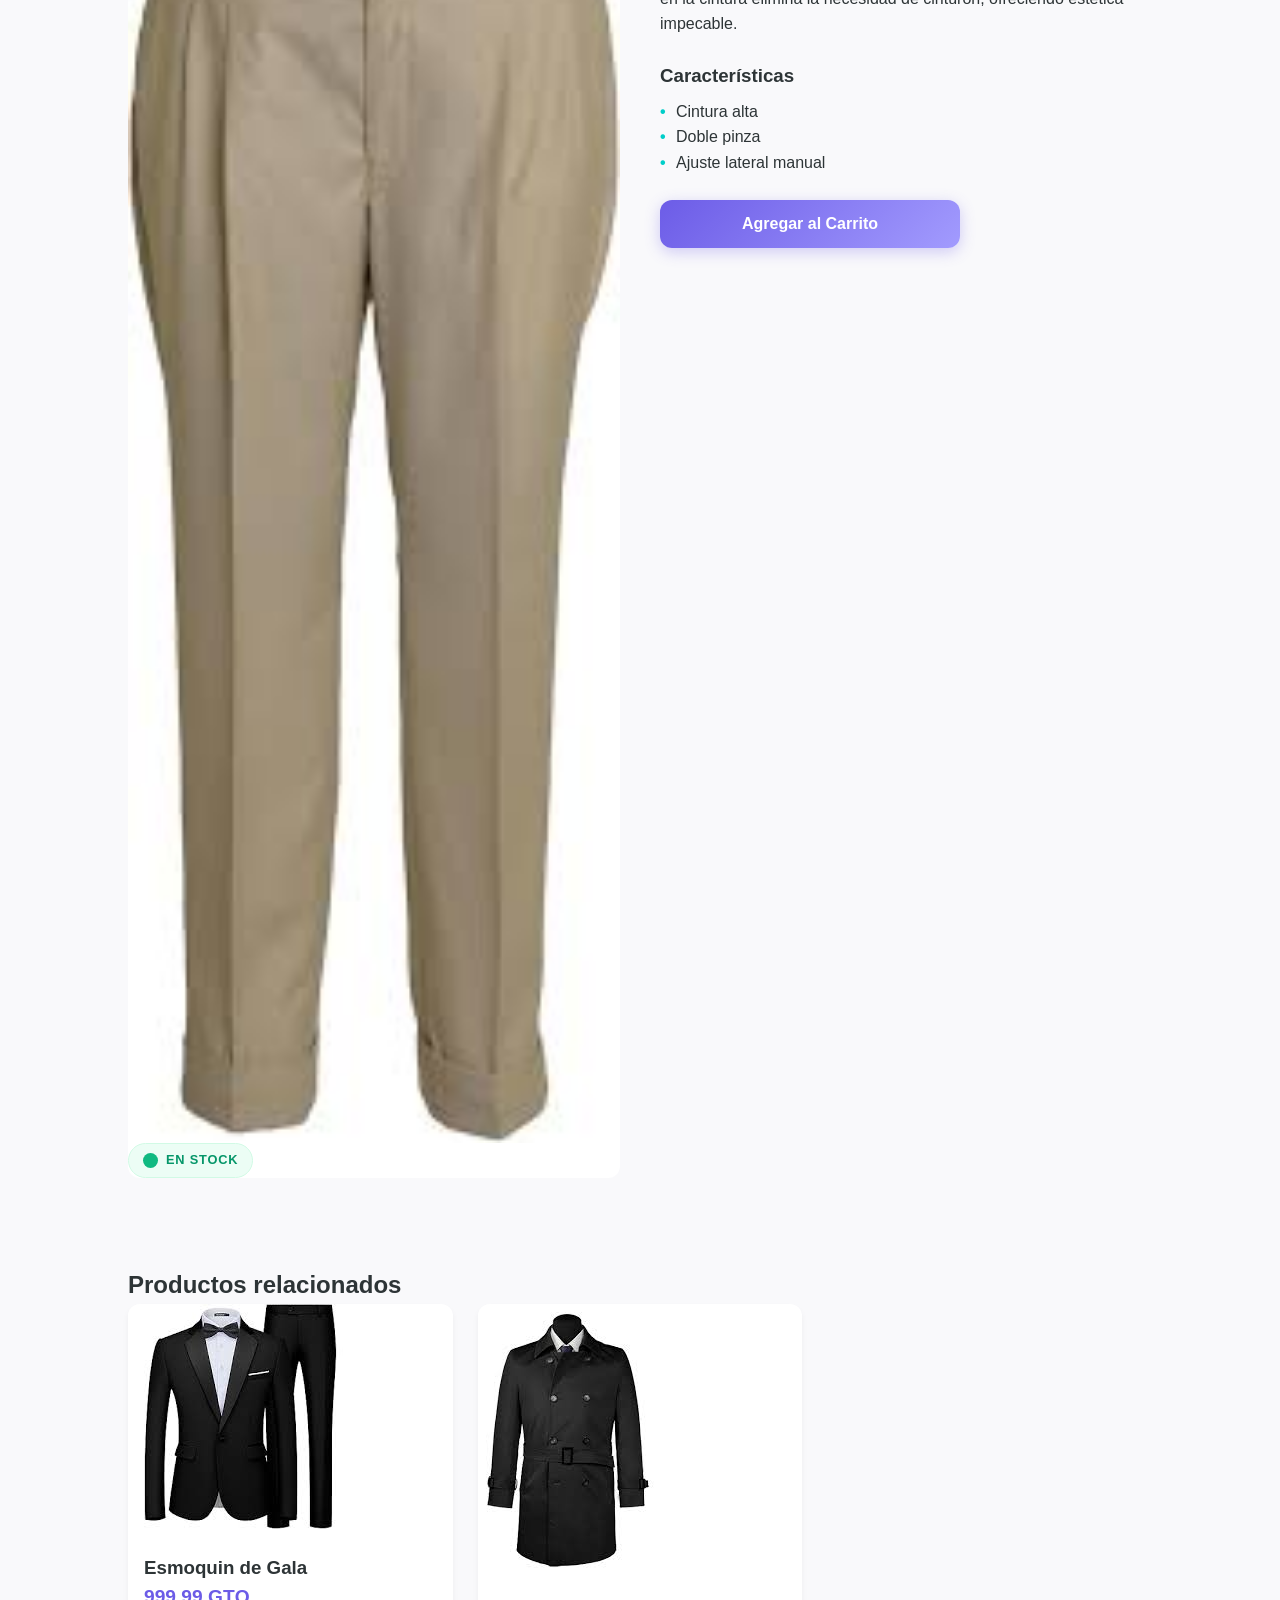
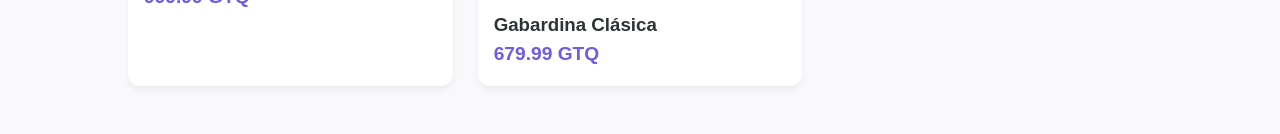
<file: producto.html>
<!DOCTYPE html>
<html lang="en">
<head>
    <meta charset="UTF-8">
    <meta name="viewport" content="width=device-width, initial-scale=1.0">
    <title>LíShop</title>
    <link rel="stylesheet" href="./CSS/base.css">
    <link rel="stylesheet" href="./CSS/component.css">
    <link rel="stylesheet" href="./CSS/layout.css">
    <link rel="stylesheet" href="CSS/responsive.css">
</head>
<body>
    <header class="main-header">
        <div class="logo">
            <img src="./IMG/logo.png" alt="LÍSEL">
            <a href="index.html" class="logo-link">
                <p>Lí<span>Shop</span></p>
            </a>
        </div>
        <div class="header-icons">
            <a href="carrito.html">
                <img src="./IMG/carrito.png" alt="Carrito" class="icon">
            </a>
        </div>
    </header>
    
    <main class="product-detail-container">
        <section class="product-hero">
            <div class="product-image-container">
                <img src="./IMG/Chesterfield.png" alt="Gabardina" class="main-product-img">
                <span class="stock-tag">En Stock</span>
            </div>
    
            <div class="product-info">
                <h1>Chesterfield</h1>
                <p class="product-price">3,500 GTQ</p>
                
                <div class="product-description">
                    <h3>Descripción</h3>
                    <p> El epítome de la elegancia urbana. Un abrigo formal de lana o cachemira, corte recto y largo hasta la rodilla, perfecto sobre trajes de sastre.</p>
                </div>
    
                <div class="product-specs">
                    <h3>Características</h3>
                    <ul>
                        <li>Solapas de muescas</li>
                        <li>Terciopelo en el cuello</li>
                        <li>Sin costuras visibles</li>
                    </ul>
                </div>
    
                <a href="carrito.html" class="none-decoration-text">
                    <button class="btn-add-to-cart">Agregar al Carrito</button>
                </a>            
                </div>
        </section>
        <section class="product-hero">
            <div class="product-image-container">
                <img src="./IMG/InvernessCape.png" alt="Gabardina" class="main-product-img">
                <span class="stock-tag">En Stock</span>
            </div>
            <div class="product-info">
                <h1>Inverness Cape</h1>
                <p class="product-price">11,500 GTQ</p>
                
                <div class="product-description">
                    <h3>Descripción</h3>
                    <p> Una prenda histórica asociada a la aristocracia escocesa. Posee mangas abiertas integradas en la capa, ideal para quienes buscan un estilo único y erudito.</p>
                </div>
    
                <div class="product-specs">
                    <h3>Características</h3>
                    <ul>
                        <li>Sin costuras laterales</li>
                        <li>Cuello alto</li>
                        <li>Tejido de tweed fino</li>
                    </ul>
                </div>
    
                <a href="carrito.html" class="none-decoration-text">
                    <button class="btn-add-to-cart">Agregar al Carrito</button>
                </a>
            </div>
        </section>
        <section class="product-hero">
            <div class="product-image-container">
                <img src="./IMG/Peocat.png" alt="Gabardina" class="main-product-img">
                <span class="stock-tag">En Stock</span>
            </div>
    
            <div class="product-info">
                <h1>Peocat de Gala</h1>
                <p class="product-price">11,999 GTQ</p>
                
                <div class="product-description">
                    <h3>Descripción</h3>
                    <p> Inspiración naval elevada con botones de plata o grabado heráldico. Confeccionado en lana Melton ultra densa para mantener la estructura y el calor absoluto.</p>
                </div>
    
                <div class="product-specs">
                    <h3>Características</h3>
                    <ul>
                        <li>Corte corto estilizado</li>
                        <li>Solapas de pico</li>
                        <li>Forro de seda satinada</li>
                    </ul>
                </div>
    
                <a href="carrito.html" class="none-decoration-text">
                    <button class="btn-add-to-cart">Agregar al Carrito</button>
                </a>
            </div>
        </section>
        <section class="product-hero">
            <div class="product-image-container">
                <img src="./IMG/Polo-Coat.png" alt="Gabardina" class="main-product-img">
                <div class="stock.container">
                    <span class="stock-tag">En Stock</span>
                </div>
            </div>
    
            <div class="product-info">
                <h1>Polo Coat</h1>
                <p class="product-price">17,000 GTQ</p>
                
                <div class="product-description">
                    <h3>Descripción</h3>
                    <p> Un clásico de la Ivy League en lana de camello. Originalmente usado por jugadores de polo, proyecta un lujo relajado, atlético y muy distinguido.</p>
                </div>
    
                <div class="product-specs">
                    <h3>Características</h3>
                    <ul>
                        <li>Doble botonadura</li>
                        <li>Bolsillos de parche</li>
                        <li>Puños vueltos</li>
                    </ul>
                </div>
                <a href="carrito.html" class="none-decoration-text">
                    <button class="btn-add-to-cart">Agregar al Carrito</button>
                </a>                
            </div>
        </section>
        <section class="product-hero">
            <div class="product-image-container">
                <img src="./IMG/CalvaryTwill.png" alt="Gabardina" class="main-product-img">
                <span class="stock-tag">En Stock</span>
            </div>
    
            <div class="product-info">
                <h1>Calvary Twill</h1>
                <p class="product-price">3,550 GTQ</p>
                
                <div class="product-description">
                    <h3>Descripción</h3>
                    <p> Pantalones de herencia ecuestre, extremadamente duraderos y elegantes. Su tejido en diagonal proyecta una imagen de caballero rural tradicional y muy bien posicionado.</p>
                </div>
    
                <div class="product-specs">
                    <h3>Características</h3>
                    <ul>
                        <li>Gran resistencia</li>
                        <li>Estilo clásico</li>
                        <li>Ajuste cómodo</li>
                    </ul>
                </div>
                <a href="carrito.html" class="none-decoration-text">
                    <button class="btn-add-to-cart">Agregar al Carrito</button>
                </a>    
            </div>
        </section>
        <section class="product-hero">
            <div class="product-image-container">
                <img src="./IMG/CTuxedoTrousers.png" alt="Gabardina" class="main-product-img">
                <span class="stock-tag">En Stock</span>
            </div>
    
            <div class="product-info">
                <h1>Tuxedo Trousers</h1>
                <p class="product-price">4,500 GTQ</p>
                
                <div class="product-description">
                    <h3>Descripción</h3>
                    <p> Lana escocesa tejida artesanalmente. Ideales para el aire libre, ofrecen una paleta de colores tierra que conecta con la tradición de las fincas europeas.</p>
                </div>
    
                <div class="product-specs">
                    <h3>Características</h3>
                    <ul>
                        <li>Resistente al agua</li>
                        <li>Patrón de espiga</li>
                        <li>Textura robustas</li>
                    </ul>
                </div>
                <a href="carrito.html" class="none-decoration-text">
                    <button class="btn-add-to-cart">Agregar al Carrito</button>
                </a>
            </div>
        </section>
        <section class="product-hero" id="detail1">
            <div class="product-image-container">
                <img src="./IMG/GurkhaPants.png" alt="Gabardina" class="main-product-img">
                <span class="stock-tag">En Stock</span>
            </div>
    
            <div class="product-info">
                <h1>Gurkha Pants</h1>
                <p class="product-price">6,800 GTQ</p>
                
                <div class="product-description">
                    <h3>Descripción</h3>
                    <p> De origen militar y adoptados por la élite. Su sistema de doble hebilla en la cintura elimina la necesidad de cinturón, ofreciendo estética impecable.</p>
                </div>
    
                <div class="product-specs">
                    <h3>Características</h3>
                    <ul>
                        <li>Cintura alta</li>
                        <li>Doble pinza</li>
                        <li>Ajuste lateral manual</li>
                    </ul>
                </div>
    
                <a href="carrito.html" class="none-decoration-text">
                    <button class="btn-add-to-cart">Agregar al Carrito</button>
                </a>
            </div>
        </section>
    
        <section class="related-products">
            <h2>Productos relacionados</h2>
            <div class="product-grid">
                <article class="product-card">
                    <img src="./IMG/traje.png" alt="Esmoquin de Gala">
                    <div class="card-info">
                        <h3>Esmoquin de Gala</h3>
                        <p class="price">999.99 GTQ</p>
                    </div>
                </article>
                <article class="product-card">
                    <img src="./IMG/gab1.png" alt="Gabardina Clásica">
                    <div class="card-info">
                        <h3>Gabardina Clásica</h3>
                        <p class="price">679.99 GTQ</p>
                    </div>
                </article>
            </div>
        </section>
    </main>
</body>
</html>
</file>
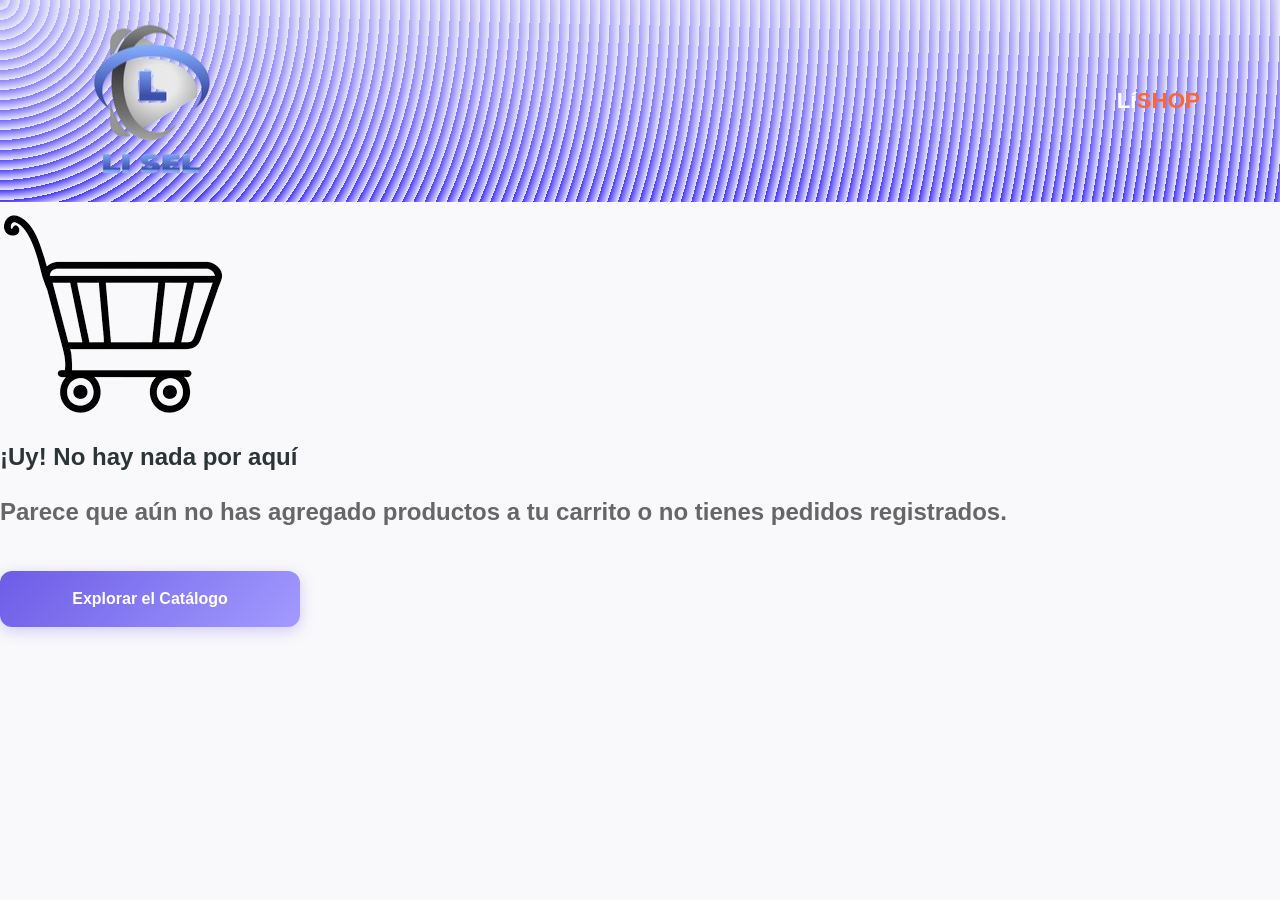
<file: vacio.html>
<!DOCTYPE html>
<html lang="en">
<head>
    <meta charset="UTF-8">
    <meta name="viewport" content="width=device-width, initial-scale=1.0">
    <title>LíShop</title>
    <link rel="stylesheet" href="./CSS/base.css">
    <link rel="stylesheet" href="./CSS/component.css">
    <link rel="stylesheet" href="./CSS/layout.css">
    <link rel="stylesheet" href="CSS/responsive.css">
</head>
<body>
    <header class="main-header">
        <img src="./IMG/logo.png" alt="LíSel logo Company">
        <a href="index.html" class="none-decoration-text">
            <div class="logo">
                <p>Lí<span>Shop</span></p>
            </div>
        </a></header>

<main class="empty-state-container">
    <section class="empty-content">
        <div class="empty-illustration">
            <img src="./IMG/carrito.png" alt="Carrito vacío" class="illustration">
        </div>
        
        <h1>¡Uy! No hay nada por aquí</h1>
        <p>Parece que aún no has agregado productos a tu carrito o no tienes pedidos registrados.</p>
        
        <a href="catalogo.html" class="btn-add-to-cart">Explorar el Catálogo</a>
    </section>
</main>
</body>
</html>
</file>
<file: CSS/base.css>
:root {
    --primary-color: #6c5ce7; /* Violeta principal */
    --secondary-color: #a29bfe; /* Violeta claro */
    --accent-color: #00cec9; /* Un toque de azul/jade para contraste */
    --bg-light: #f9f9fb;
    --text-dark: #2d3436;
    --white: #ffffff;
    --shadow: 0 4px 6px rgba(0, 0, 0, 0.05);
    --border-radius: 12px;
}

* {
    margin: 0;
    padding: 0;
    box-sizing: border-box;
}
body {
    font-family: 'Segoe UI', Tahoma, Geneva, Verdana, sans-serif;
    background-color: var(--bg-light);
    color: var(--text-dark);
    line-height: 1.6;
    
}
a:focus, button:focus, input:focus {
    outline: 3px solid var(--secondary-color);
    outline-offset: 2px;
}
</file>
<file: CSS/component.css>
.product-card {
    background: var(--white);
    border-radius: var(--border-radius);
    overflow: hidden;
    box-shadow: var(--shadow);
    transition: transform 0.2s;
}

.product-card:hover {
    transform: translateY(-5px);
}

.card-info {
    padding: 1rem;
}

.price {
    color: var(--primary-color);
    font-weight: bold;
    font-size: 1.2rem;
}
/*------------------------------------*/
.category-item {
    flex: 0 0 auto; 
    scroll-snap-align: start;
    background-color: var(--white);
    color: var(--primary-color);
    padding: 10px 20px;
    border: 2px solid var(--seco);
    border-radius: 25px; 
    text-decoration: none;
    font-weight: bold;
    font-size: 0.9rem;
    transition: all 0.3s ease;
    white-space: nowrap; 
}

.category-item:hover, .category-item:active {
    background-color: var(--primary-color);
    color: var(--white);
    transform: scale(1.05);
}
.btn-add {
    width: 100%;
    background-color: var(--primary-color);
    color: white;
    text-decoration: none;
    border: none;
    padding: 0.6rem;
    border-radius: 25px;
    cursor: pointer;
}

.product-card {
    position: relative;
}

.badge {
    position: absolute;
    top: 10px;
    right: 10px;
    background: var(--accent-color);
    color: white;
    padding: 2px 8px;
    border-radius: 4px;
    font-size: 0.8rem;
    font-weight: bold;
}
/*---------------------------------*/
.product-detail-container {
    padding: 1rem;
}

.product-image-container {
    width: 100%;
    background: var(--white);
    border-radius: var(--border-radius);
    overflow: hidden;
    margin-bottom: 1.5rem;
}

.main-product-img {
    width: 100%;
    height: auto;
    display: block;
    object-fit: cover;
}

.product-info h1 {
    font-size: 1.8rem;
    margin-bottom: 0.5rem;
}

.product-price {
    font-size: 2rem;
    color: var(--primary-color);
    font-weight: bold;
    margin-bottom: 1.5rem;
}

.product-description, .product-specs {
    margin-bottom: 1.5rem;
}

.product-specs ul {
    list-style: none;
    padding-top: 0.5rem;
}

.product-specs li::before {
    content: "•";
    color: var(--accent-color);
    font-weight: bold;
    display: inline-block; 
    width: 1em;
}

.stock-container {
    margin: 15px 0;
}
.stock-tag {
    display: inline-flex;
    align-items: center;
    background-color: #ecfdf5; 
    color: #059669;            
    padding: 6px 14px;
    border-radius: 50px;       
    font-size: 0.8rem;
    font-weight: 700;
    text-transform: uppercase;
    letter-spacing: 0.8px;
    border: 1px solid #d1fae5;
}

.stock-tag::before {
    content: "";
    width: 15px;
    height: 15px;
    background-color: #10b981; 
    border-radius: 50%;
    margin-right: 8px;
    display: inline-block;
    animation: pulse-stock 2s infinite;
}  
/*---------------------------------*/
.btn-remove {
    background: transparent;
    border: none;
    color: #ff7675;
    font-size: 0.9rem;
    cursor: pointer;
    text-decoration: underline;
}

.cart-summary {
    background: var(--white);
    padding: 1.5rem;
    border-radius: var(--border-radius);
    box-shadow: var(--shadow);
    height: fit-content;
}

.summary-row {
    display: flex;
    justify-content: space-between;
    margin: 10px 0;
}

.summary-row.total {
    font-weight: bold;
    font-size: 1.3rem;
    color: var(--text-dark);
}

.free-shipping {
    color: var(--accent-color);
    font-weight: bold;
}
/*---------------------------------*/
.form-group {
    margin-bottom: 1.2rem;
    display: flex;
    flex-direction: column;
    gap: 8px;
}
.form-group label {
    font-size: 0.9rem;
    font-weight: 600;
    color: var(--text-dark);
}
.form-group input {
    padding: 0.8rem;
    border: 1px solid #ddd;
    border-radius: 8px;
    font-size: 1rem;
    outline: none;
    transition: border-color 0.3s;
}
.form-group input:focus {
    border-color: var(--primary-color);
}
.step {
    background: var(--primary-color);
    color: white;
    width: 24px;
    height: 24px;
    display: inline-flex;
    align-items: center;
    justify-content: center;
    border-radius: 50%;
    font-size: 0.8rem;
    margin-right: 10px;
}
.form-section {
    background: var(--white);
    padding: 1.5rem;
    border-radius: var(--border-radius);
    margin-bottom: 1.5rem;
    box-shadow: var(--shadow);
}
/*-------------------------*/
.order-status {
    display: inline-block;
    padding: 5px 15px;
    border-radius: 20px;
    font-size: 0.85rem;
    font-weight: bold;
    margin-top: 1rem;
}
.status-delivered {
    background-color: #e6fffa;
    color: #2d6a4f;
    border: 1px solid #b2f5ea;
}
.status-pending {
    background-color: #fffaf0;
    color: #9c4221;
    border: 1px solid #feebc8;
}
.order-card:has(.status-delivered) {
    border-left-color: #38a169;
}

.order-card:has(.status-pending) {
    border-left-color: #ed8936;
}
/*-------------------------*/
.menu-item {
    display: flex;
    justify-content: space-between;
    align-items: center;
    background: var(--white);
    padding: 1.2rem;
    border-radius: var(--border-radius);
    text-decoration: none;
    color: inherit;
    margin-bottom: 1rem;
    box-shadow: var(--shadow);
    transition: transform 0.2s, background 0.2s;
}
.menu-item:hover {
    background: #fdfdff;
    transform: translateX(5px);
}
.menu-item-info {
    display: flex;
    gap: 15px;
    align-items: center;
}

.menu-item-info .icon {
    font-size: 1.5rem;
    background: #f0f0ff;
    padding: 10px;
    border-radius: 12px;
}

.menu-item-info h3 {
    font-size: 1rem;
    margin-bottom: 2px;
}

.menu-item-info p {
    font-size: 0.8rem;
    color: #888;
}
.btn-logout {
    width: 100%;
    margin-top: 2rem;
    padding: 1rem;
    background: transparent;
    border: 2px solid #ff7675;
    color: #ff7675;
    border-radius: var(--border-radius);
    font-weight: bold;
    cursor: pointer;
}
/*---------------------------------------------------*/
.faq-container {
    max-width: 700px;
    margin: 40px auto;
    font-family: 'Segoe UI', Tahoma, Geneva, Verdana, sans-serif;
    color: #e0e0e0;
    background-color: var(--white);
    padding: 20px;
    border-radius: 8px;
  }
  
  .faq-title {
    text-align: center;
    color: #000000;
    margin-bottom: 30px;
    font-weight: 300;
    letter-spacing: 1px;
  }
  
  /*-----------------------------------------------*/
  .faq-item {
    background-color: var(--primary-color);
    margin-bottom: 15px;
    border-radius: 5px;
    border: none;
    transition: all 0.3s ease;
  }
  
  .faq-item[open] {
    border-color: #000000; 
  }
  
  .faq-question {
    padding: 15px 20px;
    cursor: pointer;
    font-weight: 500;
    list-style: none; 
    display: flex;
    justify-content: space-between;
    align-items: center;
  }
  
  .faq-question::after {
    content: '+';
    font-size: 1.2rem;
    color: #c0c0c0;
  }
  
  .faq-item[open] .faq-question::after {
    content: '-';
  }
  
  .faq-answer {
    padding: 0 20px 20px 20px;
    line-height: 1.6;
    color: #b0b0b0;
    font-size: 0.95rem;
  }
  
  .faq-question:focus {
    outline: none;
  }
</file>
<file: CSS/layout.css>
.main-header {
    display: flex;
    justify-content: space-between;
    align-items: center;
    padding: 10px 20px;
    opacity: 0.8;
    background-image:  repeating-radial-gradient( circle at 0 0, transparent 0, #e5e5f7 10px ), repeating-linear-gradient( #1400ff55, #1400ff );
    background-size: cover;
    position: relative;
}
.logo{
    display: flex;
    align-items: center;
    gap: 10px;
}
.logo img{
    height: 50px;
    width: auto;
}
.logo p {
    color: white;
    font-size: 1.4rem;
    font-weight: bold;
    margin: 0;
}
.logo-link{
    text-decoration: none;
    color: inherit;
    display: inline-block;
}
.logo-link :hover{
    opacity: 0.8;
    transition: opacity 0.3s ease;
}
.icon{
    width: 100px;
    height: 100px;
    border-radius: 100%;
}

.logo span {
    color: #ff4500; 
    text-transform: uppercase; 
}
.search-container {
    padding: 1rem 1.5rem;
}

.search-container input {
    width: 100%;
    padding: 0.8rem;
    border: 1px solid #ddd;
    border-radius: var(--border-radius);
    outline: none;
}
.categories, .featured {
    padding: 1.5rem;
}

.category-list {
    display: flex;
    gap: 12px;
    overflow-x: auto; 
    padding: 10px 5px;
    scroll-snap-type: x mandatory; 
   -webkit-overflow-scrolling: touch; 
}
.category-list::-webkit-scrollbar {
    display: none;
}
#menu-check {
    display: none;
}

.menu-icon {
    cursor: pointer;
}

.icon-img {
    width: 30px; 
    height: auto;
}

.nav-links {
    display: none; 
    flex-direction: column;
    position: absolute;
    top: 60px; 
    left: 0;
    width: 100%;
    background-color: #fff; 
    list-style: none;
    padding: 20px;
    box-shadow: 0 4px 6px rgba(0,0,0,0.1);
}

#menu-check:checked ~ .nav-links {
    display: flex;
}
/*-------------------------*/

.catalogo-container {
    padding: 1.5rem;
}

.catalogo-header {
    display: flex;
    justify-content: space-between;
    align-items: center;
    margin-bottom: 1.5rem;
}

.btn-filter {
    background: var(--primary-color);
    color: white;
    padding: 0.5rem 1rem;
    border-radius: 8px;
    cursor: pointer;
}

.btn-filter:hover {
    background-color: var(--secondary-color);
    font-weight: bold;
}

.btn-close-filter{
    display: block;
    width: 100%;
    padding: 12px 20px;
    margin-top: 20px;
    background-color: var(--primary-color);
    color: white;
    text-align: center;
    text-decoration: none;
    font-weight: bold;
    font-size: 1rem;
    border-radius: var(--border-radius);
    cursor: pointer;
    border: none;
    white-space: nowrap;
    transition: background 0.3s ease;
}
.btn-close-filter:hover {
    background-color: var(--secondary-color);
}
.filter-checkbox {
    display: none;
}

.filters-sidebar {
    position: fixed;
    top: 0;
    left: -100%; 
    width: 80%;
    height: 100%;
    background: var(--white);
    z-index: 1000;
    padding: 2rem;
    transition: left 0.3s ease;
    box-shadow: 2px 0 10px rgba(121, 31, 31, 0.1);
}

.filter-checkbox:checked ~ .catalogo-layout .filters-sidebar {
    left: 0;
}

.filter-group label {
    display: flex;
    align-items: center;
    gap: 10px;
    margin-bottom: 8px;
    font-size: 0.9rem;
    cursor: pointer;
    line-height: 1.2; 
}
/*------------------------------------*/
.product-detail-container {
    padding: 1rem;
}

.product-image-container {
    width: 100%;
    background: var(--white);
    border-radius: var(--border-radius);
    overflow: hidden;
    margin-bottom: 1.5rem;
}
.main-product-img {
    width: 100%;
    height: auto;
    display: block;
    object-fit: cover;
}
.product-info h1 {
    font-size: 1.8rem;
    margin-bottom: 0.5rem;
}
.product-price {
    font-size: 2rem;
    color: var(--primary-color);
    font-weight: bold;
    margin-bottom: 1.5rem;
}
.product-description, .product-specs {
    margin-bottom: 1.5rem;
}

.product-specs ul {
    list-style: none;
    padding-top: 0.5rem;
}
.product-specs li::before {
    content: "•";
    color: var(--accent-color);
    font-weight: bold;
    display: inline-block; 
    width: 1em;
}
.btn-add-to-cart {
    width: 100%;
    max-width: 300px;
    padding: 15px 25px;
    background: linear-gradient(135deg, #6c5ce7 0%, #a29bfe 100%);
    color: white;
    border: none;
    border-radius: 12px;
    font-size: 1rem;
    font-weight: 600;
    cursor: pointer;
    box-shadow: 0 4px 15px rgba(108, 92, 231, 0.3);
    transition: all 0.3s ease;
    display: block;
    text-align: center;
    margin-top: 20px;
    text-decoration: none;
}
.btn-add-to-cart:hover {
    transform: translateY(-2px);
    box-shadow: 0 6px 20px rgba(108, 92, 231, 0.4);
    background: linear-gradient(135deg, #5b4bc4 0%, #8e85f1 100%);
}
.btn-add-to-cart:active {
    transform: translateY(0);
}
.none-decoration-text{
    text-decoration: none;
}
/*----------------------------------*/
.cart-container {
    padding: 1.5rem;
    max-width: 1000px;
    margin: 0 auto;
}
.cart-layout {
    display: flex;
    flex-direction: column;
    gap: 2rem;
}
.cart-item {
    display: flex;
    gap: 15px;
    background: var(--white);
    padding: 1rem;
    border-radius: var(--border-radius);
    margin-bottom: 1rem;
    box-shadow: var(--shadow);
    align-items: center;
}
.cart-item-img {
    width: 80px;
    height: 80px;
    object-fit: cover;
    border-radius: 8px;
}
.cart-item-details h3 {
    font-size: 1rem;
}

.cart-item-price {
    color: var(--primary-color);
    font-weight: bold;
}
.cart-item-actions {
    margin-top: 10px;
    display: flex;
    gap: 15px;
    align-items: center;
}
.header-cart {
    padding: 15px 0;
    border-bottom: 2px solid rgb(8, 8, 8);
}
.header-container {
    max-width: 1200px;
    margin: 0 auto;
    display: flex;
    justify-content: space-between;
    align-items: center;
    padding: 10px 20px;
}
.back-link {
    color: #1400ff;
    text-decoration: none;
    font-size: 0.9rem;
    font-weight: 600;
    display: flex;
    align-items: center;
    gap: 8px;
    padding: 8px 16px;
    border-radius: 8px;
    background: rgba(255, 255, 255, 0.322);
    transition: all 0.3s ease;
}
/*-----------------------------------*/
.checkout-container {
    padding: 1.5rem;
    max-width: 1100px;
    margin: 0 auto;
}

.checkout-layout {
    display: flex;
    flex-direction: column;
    gap: 20px;
}
.payment-options {
    display: grid;
    gap: 10px;
    margin-bottom: 20px;
}
.payment-card {
    border: 1px solid #eee;
    padding: 1rem;
    border-radius: 8px;
    cursor: pointer;
    display: flex;
    gap: 10px;
}

.payment-card:has(input:checked) {
    border-color: var(--primary-color);
    background-color: #f3f0ff;
}
/*-----------------------------------*/
.history-container {
    padding: 1.5rem;
    max-width: 800px;
    margin: 0 auto;
}
.history-header {
    margin-bottom: 2rem;
}
.orders-list {
    display: flex;
    flex-direction: column;
    gap: 1.5rem;
}
.order-card {
    background: var(--white);
    padding: 1.5rem;
    border-radius: var(--border-radius);
    box-shadow: var(--shadow);
    border-left: 5px solid #ddd; /* Barra lateral decorativa */
    transition: transform 0.2s ease;
}
.order-card:hover {
    transform: scale(1.02);
}
.order-info {
    display: flex;
    justify-content: space-between;
    margin-bottom: 1rem;
    font-size: 0.9rem;
    color: #666;
}
.order-id {
    font-weight: bold;
    color: var(--text-dark);
}
/*-----------------------------------*/
.profile-container {
    padding: 2rem 1.5rem;
    max-width: 600px;
    margin: 0 auto;
}
.profile-hero {
    text-align: center;
    margin-bottom: 2.5rem;
}
.profile-avatar {
    width: 100px;
    height: 100px;
    background: var(--secondary-color);
    border-radius: 50%;
    margin: 0 auto 1rem;
    overflow: hidden;
    border: 4px solid var(--white);
    box-shadow: var(--shadow);
}
.profile-avatar img {
    width: 100%;
    height: 100%;
    object-fit: cover;
}
.profile-welcome h1 {
    font-size: 1.5rem;
    color: var(--text-dark);
}
.profile-welcome p {
    color: #666;
    font-size: 0.9rem;
}
.profile-icon {
    width: 65px;        
    height: 65px;
    background-color: #f4f4f9;
    border-radius: 15px; 
    display: flex;
    align-items: center;
    justify-content: center;
    overflow: hidden;    
    flex-shrink: 0;      
}
.profile-icon img {
    width: 100%;
    height: 100%;
    object-fit: cover;
    transition: transform 0.3s ease;
}
.menu-item:hover .profile-icon img {
    transform: scale(1.1); 
}
.menu-item-info {
    display: flex;
    align-items: center;
    gap: 15px;
}
.menu-item-info h3 {
    margin: 0;
    font-size: 1.1rem;
    color: #2d3436;
}
.menu-item-info p {
    margin: 0;
    font-size: 0.85rem;
    color: #636e72;
}
/*------------------------------*/
.empty-content h1 {
    font-size: 1.5rem;
    margin-bottom: 1rem;
    color: var(--text-dark);
}

.empty-content p {
    color: #666;
    margin-bottom: 2.5rem;
}
.empty-content {
    font-size: 1.5rem;
    margin-bottom: 1rem;
    color: var(--text-dark);
    font-weight: bold;
}
</file>
<file: CSS/responsive.css>
@media (min-width: 768px) {
    .product-grid {
        display: grid;
        grid-template-columns: repeat(3, 1fr); 
        gap: 25px;
    }

    .main-header {
        padding: 1.5rem 5rem;
    }

    .search-container {
        max-width: 600px;
        margin: 0 auto;
    }
}
/*----------------------------*/
@media (min-width: 768px) {
    .catalogo-layout {
        display: grid;
        grid-template-columns: 250px 1fr; 
        gap: 30px;
    }

    .filters-sidebar {
        position: static; 
        width: 100%;
        left: 0;
        padding: 0;
        box-shadow: none;
        background: transparent;
    }

    .btn-filter, .btn-close-filter {
        display: none; 
    }

    .product-grid {
        grid-template-columns: repeat(3, 1fr);
    }
}
/*----------------------------------*/
@media (min-width: 768px) {
    .product-hero {
        display: grid;
        grid-template-columns: 1fr 1fr; 
        gap: 40px;
        align-items: start;
        margin-bottom: 4rem;
    }

    .product-detail-container {
        padding: 3rem 10%;
    }

    .back-link {
        margin-bottom: 2rem;
        display: inline-block;
        text-decoration: none;
        color: var(--text-dark);
    }
}
@keyframes pulse-stock {
    0% { opacity: 1; transform: scale(1); }
    50% { opacity: 0.5; transform: scale(1.2); }
    100% { opacity: 1; transform: scale(1); }
}
/*------------------------------*/
@media (min-width: 768px) {
    .cart-layout {
        flex-direction: row;
        align-items: flex-start;
    }

    .cart-items {
        flex: 2; 
    }

    .cart-summary {
        flex: 1;
        position: sticky;
        top: 20px;
    }
}
/*---------------------------------*/
@media (min-width: 768px) {
    .checkout-layout {
        flex-direction: row;
        align-items: flex-start;
    }

    .checkout-form {
        flex: 2;
    }

    .checkout-summary {
        flex: 1;
        background: var(--white);
        padding: 2rem;
        border-radius: var(--border-radius);
        box-shadow: var(--shadow);
        position: sticky;
        top: 20px;
    }
}
@media (min-width: 768px) {
    .order-card {
        display: grid;
        grid-template-columns: 1fr 2fr 1fr;
        align-items: center;
        gap: 20px;
    }

    .order-status {
        justify-self: end;
        margin-top: 0;
    }
}

@media (min-width: 768px) {
    .profile-container {
        padding-top: 4rem;
    }
    
    .profile-hero {
        display: flex;
        align-items: center;
        text-align: left;
        gap: 30px;
        background: var(--white);
        padding: 2rem;
        border-radius: var(--border-radius);
        box-shadow: var(--shadow);
    }
    
    .profile-avatar {
        margin: 0;
    }
}
</file>
